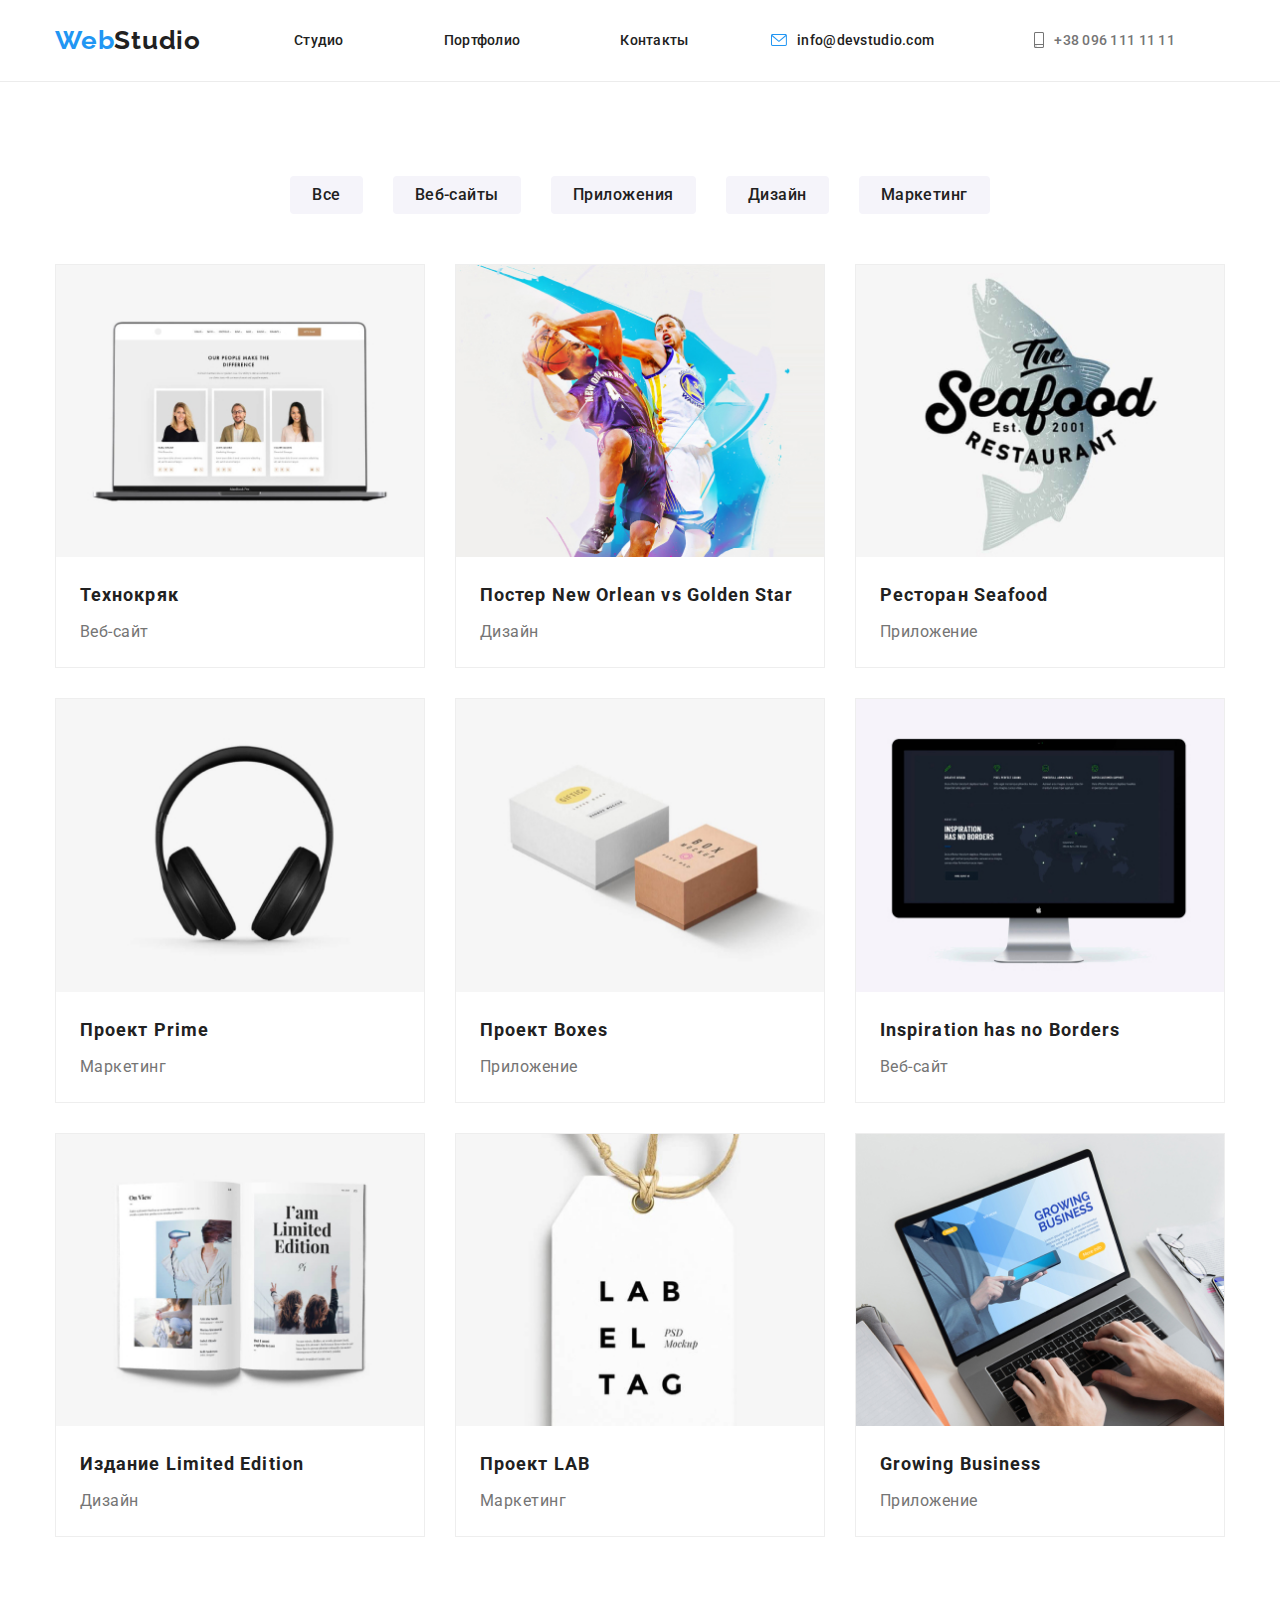
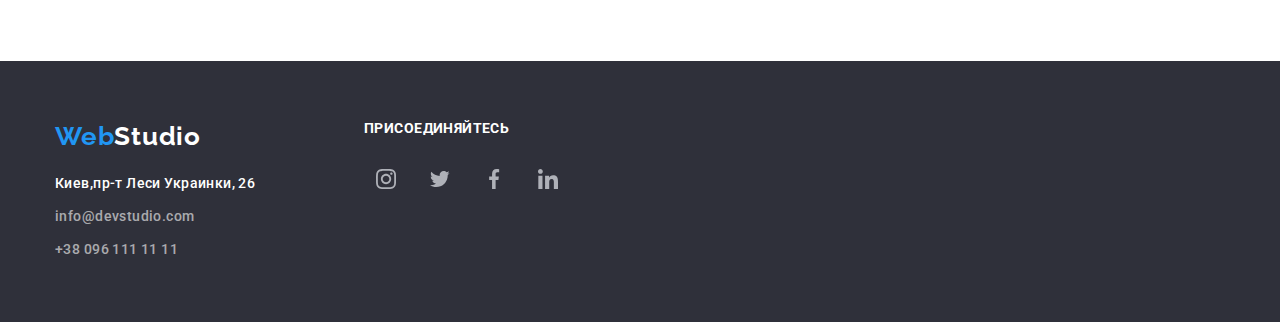
<file: portfolio.html>
<!DOCTYPE html>
<html lang="en">

<head>
    <meta charset="UTF-8">
    <meta http-equiv="X-UA-Compatible" content="IE=edge">
    <meta name="viewport" content="width=device-width, initial-scale=1.0">
    <title>Document</title>
    <link rel="stylesheet" href="https://cdnjs.cloudflare.com/ajax/libs/modern-normalize/1.1.0/modern-normalize.min.css



    ">
    <link
    rel="stylesheet"
    href="https://cdnjs.cloudflare.com/ajax/libs/animate.css/4.1.1/animate.min.css"
  />
    <link href="https://unpkg.com/aos@2.3.1/dist/aos.css" rel="stylesheet">
    <link
        href="https://fonts.googleapis.com/css2?family=Raleway:wght@700&family=Roboto:wght@400;500;700;900&display=swap"
        rel="stylesheet" />
    <link rel="stylesheet" href="./css/style.css" />
   
</head>

<body>
    <header class="page-header">
        <div class="container">
            <nav class="main-nav">
                <a href="./index.html" class="logo">
                    Web<span class="logo-span">Studio</span>
                </a>
                <div class="link-wrapper">
                    <ul class="site-nav list">
                        <li class="item"><a href="./index.html" class="link">Студио</a></li>
                        <li class="item"><a href="./portfolio.html" class="link">Портфолио</a></li>
                        <li class="item"><a href="#" class="link">Контакты</a></li>
                    </ul>

                    <ul class="auth-nav list">
                        <li class="item"><a href="mailto:info@devstudio.com"
                                class="contact-mail link">
                                <svg class="mail-icon">
                                    <use href="./icon/symbol-defs.svg#icon-mail-icon"></use>
                                  </svg>
                                info@devstudio.com</a></li>
                        <li class="item"><a href="tel:+380961111111" class="contact-phone link">
                            <svg class="phone-icon">
                                <use href="./icon/symbol-defs.svg#icon-smartphone-icon"></use>
                              </svg>
                            +38 096 111 11 11</a>
                        </li>
                    </ul>
                </div>
            </nav>
        </div>
    </header>

    <main>
        <section class="section">
            <div class="container">
                <div class="site-button">
                    <button type="button" class="secondary-button current">Все</button>
                    <button type="button" class="secondary-button">Веб-сайты</button>
                    <button type="button" class="secondary-button">Приложения</button>
                    <button type="button" class="secondary-button">Дизайн</button>
                    <button type="button" class="secondary-button">Маркетинг</button>
                </div>
                <div class="icon-container">
                    <div class="icon-element"> 
                      <div class="img-wrap">
                        <img src="images/img -portfolio1.jpg" alt="Команда" width="370" height="294" />
                        <p class="top-text">Ресурс предлагает комплексные предложения с разным уровнем функционала и сервисов. Все это позволит посетителю получить исчерпывающие сведения о компании или частном лице.</p>
                      </div>
                        <h3 class="work-element">Технокряк</h3>
                        <a class="prh">Веб-сайт</a>
                    </div>
                
                    <div class="icon-element">
                      <div class="img-wrap">
                      <p class="top-text">Ресурс предлагает комплексные предложения с разным уровнем функционала и сервисов. Все это позволит посетителю получить исчерпывающие сведения о компании или частном лице.</p>
                        <img src="images/img -portfolio2.jpg" alt="Супер звезда" width="370" height="294" />
          
                     </div>
                        <h3 class="work-element">Постер New Orlean vs Golden Star</h3>
                        <a class="prh">Дизайн</a>
                        
                    </div>
                  
                    <div class="icon-element">
                      <div class="img-wrap">
                        <img src="images/img -portfolio3.jpg" alt="Ресторан" width="370" height="294" />
                        <p class="top-text">Ресурс предлагает комплексные предложения с разным уровнем функционала и сервисов. Все это позволит посетителю получить исчерпывающие сведения о компании или частном лице.</p>
                      </div>
                        <h3 class="work-element">Ресторан Seafood</h3>
                        <a class="prh">Приложение</a>
                    </div>
                    <div class="icon-element">
                      <div class="img-wrap">
                        <img src="images/img -portfolio4.jpg" alt="Основной" width="370" height="294" /> 
                        <p class="top-text">Ресурс предлагает комплексные предложения с разным уровнем функционала и сервисов. Все это позволит посетителю получить исчерпывающие сведения о компании или частном лице.</p>
                      </div>
                        <h3 class="work-element">Проект Prime</h3>
                        <a class="prh">Маркетинг</a>
                    </div>
                    <div class="icon-element">
                      <div class="img-wrap">
                        <img src="images/img -portfolio5.jpg" alt="Бокс" width="370" height="294" />
                        <p class="top-text">Ресурс предлагает комплексные предложения с разным уровнем функционала и сервисов. Все это позволит посетителю получить исчерпывающие сведения о компании или частном лице.</p>

                      </div>
                        <h3 class="work-element">Проект Boxes</h3>
                        <a class="prh">Приложение</a>
                    </div>
                    <div class="icon-element">
                      <div class="img-wrap">
                        <img src="images/img -portfolio6.jpg" alt="Границы" width="370" height="294" />
                        <p class="top-text">Ресурс предлагает комплексные предложения с разным уровнем функционала и сервисов. Все это позволит посетителю получить исчерпывающие сведения о компании или частном лице.</p>

                      </div>
                        <h3 class="work-element">Inspiration has no Borders</h3>
                        <a class="prh">Веб-сайт</a>
                    </div>
                    <div class="icon-element">
                      <div class="img-wrap">
                        <img src="images/img -portfolio7.jpg" alt="Новости" width="370" height="294" />
                        <p class="top-text">Ресурс предлагает комплексные предложения с разным уровнем функционала и сервисов. Все это позволит посетителю получить исчерпывающие сведения о компании или частном лице.</p>
                </div>
                        <h3 class="work-element">Издание Limited Edition</h3>
                        <a class="prh">Дизайн</a>
                    </div>
                    <div class="icon-element">
                      <div class="img-wrap">
                        <img src="images/img -portfolio8.jpg" alt="Проэкты" width="370" height="294" />
                        <p class="top-text">Ресурс предлагает комплексные предложения с разным уровнем функционала и сервисов. Все это позволит посетителю получить исчерпывающие сведения о компании или частном лице.</p>
                      </div>

                        <h3 class="work-element">Проект LAB</h3>
                        <a class="prh">Маркетинг</a>
                    </div>
                    <div class="icon-element">
                      <div class="img-wrap">
                        <img src="images/img -portfolio9.jpg" alt="Бизнес" width="370" height="294" /> 
                        <p class="top-text">Ресурс предлагает комплексные предложения с разным уровнем функционала и сервисов. Все это позволит посетителю получить исчерпывающие сведения о компании или частном лице.</p>
                      </div>
                        <h3 class="work-element">Growing Business</h3>
                        <a class="prh">Приложение</a>
                    </div>
                </div>
            </div>
        </section>

    </main>

    <footer class="footer ">
        <div class="container">
          <div class="col">
            <a href="./index.htm" class="logo">
              Web<span class="logo-width">Studio</span>
            </a>
            <address class="footer-address">
              <ul class="contact-list">
                <li><a href="https://goo.gl/maps/7Vbzh5xhxDYujUuBA" target="_blank" rel="noreferrer noopenen"
                    class="addres-footer link">Киев,пр-т Леси Украинки, 26</a></li>
                <li><a href="mailto:info@devstudio.com" class="mail-footer link">info@devstudio.com</a></li>
                <li><a href="tel:+380961111111" class="phone-footer link">+38 096 111 11 11</a></li>
              </ul>
          </div>
         <div class="col">
           <h2>Присоединяйтесь</h2>   
           <div class="social-wrap">
            <span class="social-icon">
              <svg>
                <use href="./icon/symbol-defs.svg#icon-instagram-icon"></use>
              </svg>
            </span>
            <span class="social-icon">
              <svg>
                <use href="./icon/symbol-defs.svg#icon-title-icon"></use>
              </svg>
            </span>
            <span class="social-icon">
              <svg>
                <use href="./icon/symbol-defs.svg#icon-facebook-icon"></use>
              </svg>
            </span>
            <span class="social-icon">
              <svg>
                <use href="./icon/symbol-defs.svg#icon-linkedin-icon"></use>
              </svg>
            </span>
          </div>
         </div>
        </div>
      </footer>
     
     
      
</body>

</html>
</file>
<file: css/style.css>
:root {
  --primary-text-color: #757575;
  --title-text-color: #212121;
  --accent-color: #2196f3;
  --white-color: #ffffff;
  --footer-color: #2f303a;
  --footer-contacts-color: rgba(255, 255, 255, 0.6);
  --secondary-button: #f5f4fa;
}

body {
  font-family: 'Roboto', serif;
  color: var(--title-text-color);
  background-color: var(--white-color);
  font-size: 14px;
  letter-spacing: 0.03;
  margin: 0;
}

h1,
h2,
h3,
h4,
h5,
h6,
p {
  margin: 0;
}

a {
  text-decoration: none;
}

button {
  cursor: pointer;
}

img {
  display: block;
  max-width: 100%;
  height: auto;
}

address {
  font-size: normal;
  font-style: normal;
}

h3 {
  font-style: normal;
  font-weight: 700;
  font-size: 14px;
  line-height: 16px;
  letter-spacing: 0.03em;
  text-transform: uppercase;
  color: var(--title-text-color);
}

h2 {
  font-style: normal;
  font-weight: 700;
  font-size: 36px;
  line-height: 42px;
  text-align: center;
  letter-spacing: 0.03em;

  color: var(--title-text-color);
}
.footer h2 {
  font-weight: 700;
  font-size: 14px;
  line-height: 1.14;
  letter-spacing: 0.03em;
  text-transform: uppercase;
  text-align: left;
  color: #ffffff;
  margin-bottom: 20px;
}

.container {
  margin: 0 auto;
  /*width: 100%;*/
  width: 1200px;
  padding: 0 15px;
}
.section {
  padding: 94px 0;
}

.flex {
  display: flex;
  flex-direction: column;
  align-items: center;
  justify-content: center;
  height: 100%;
}

.list,
li {
  list-style: none;
  padding-left: 0;
  margin: 0;
}

.item {
  margin-right: 50px;
}

.item link {
  margin-right: 0;
}
.list {
  display: flex;
}

.link {
  color: var(--title-text-color);
  font-style: normal;
  font-weight: 500;
  font-size: 14px;
  line-height: 16px;
  letter-spacing: 0.02em;
  display: flex;
  align-items: center;
}

.link-wrapper {
  display: flex;
  align-items: center;
  justify-content: space-between;
  flex-grow: 2;
  transform: color 300ms linear;
}

.link:hover {
  color: var(--accent-color);
}

.main-nav {
  display: flex;
  align-items: center;
  justify-content: flex-start;
  padding: 25px 0 25px 0;
}

.nav-item {
  display: flex;
  align-items: center;
}

.logo {
  color: var(--accent-color);
  font-family: 'Raleway';
  font-weight: 700;
  font-size: 26px;
  line-height: 1.19;
  letter-spacing: 0.03em;
  margin-right: 93px;
}

.logo-span {
  color: var(--title-text-color);
}

.logo-width {
  color: var(--white-color);
}

.mail-link {
  color: var(--primary-text-color);
}

.contact-phone {
  color: var(--primary-text-color);
}

.phone-link {
  color: var(--primary-text-color);
}

. .site-nav {
  display: flex;
}

.auth-nav .list {
  justify-content: flex-end;
}
.site-nav .list {
  display: flex;
  align-items: center;

  color: var(--accent-color);
  font-weight: 500;
  font-size: 14px;
  line-height: 1.14;
  letter-spacing: 0.02em;
  text-decoration: none;
}

.list .link {
  margin: 0 25px;
}

.list .item:first-child .link {
  margin-left: 0;
}

.list .item:last-child .link {
  margin-right: 0;
}

/*auth-nav*/

.auth-nav {
  margin-left: auto;
}

/*  hero  */

.container-img {
  width: 100%;
  height: 600px;
  background-image: url(../images/icon-img.jpg);
  background-repeat: no-repeat;
  background-position: center;
  background-size: cover;
  padding: 0;
}

.hero {
  padding: 200px 0;
  background-color: var(--footer-color);
}

.primary-button {
  display: block;
  margin-top: 30px;
  margin: 30px auto 0 auto;
  font-family: inherit;
  color: var(--white-color);
  background-color: var(--accent-color);
  font-weight: 700;
  font-size: 16px;
  line-height: 1.87;
  border: 0;
  border-radius: 4px;
  padding: 10px 32px;
  letter-spacing: 0.06em;
  text-transform: uppercase;
  transform: background-color 300ms linear, color 300ms linear;
}

.hero-title {
  color: var(--white-color);
  font-style: normal;
  font-weight: 900;
  font-size: 44px;
  line-height: 1.36;
  text-align: center;
  letter-spacing: 0.06em;
  text-transform: uppercase;
}

.text-container {
  display: flex;
  justify-content: space-between;
  padding: 94px 0;
}

.paragraf-element {
  color: #757575;
  font-style: normal;
  font-weight: 400;
  font-size: 14px;
  line-height: 1.71;
  width: 270px;
  margin: 10px 0 0 0;
}

.work-container {
  display: flex;
  justify-content: space-between;
  margin: 50px 0 0 0;
  padding-bottom: 94px;
}

.team-section {
  background: var(--secondary-button);
}

.team-section .work-container {
  padding: 0;
}

.team-title {
  font-weight: 700;
  font-size: 14px;
  font-size: 1.14;
  line-height: 19px;
  padding-top: 30px;
  padding-bottom: 10px;

  line-height: 16px;
  letter-spacing: 0.03em;
  text-transform: uppercase;

  color: var(--title-text-color);

  text-align: center;
  letter-spacing: 0.03em;
}

.container.nav {
  display: flex;
  align-items: center;
}
.paragraph {
  font-style: normal;
  font-weight: 400;
  font-size: 16px;
  line-height: 19px;
  padding-bottom: 30px;

  text-align: center;
  letter-spacing: 0.03em;

  color: var(--primary-text-color);
}

.team-item {
  background: var(--white-color);
  box-shadow: 0px 1px 3px rgba(0, 0, 0, 0.12), 0px 1px 1px rgba(0, 0, 0, 0.14),
    0px 2px 1px rgba(0, 0, 0, 0.2);
  border-radius: 0px 0px 4px 4px;
}

.site-button {
  display: flex;
  gap: 30px;
  justify-content: center;
  color: var(--title-text-color);
  font-size: 16px;
  line-height: 1.87;
}

.secondary-button {
  background: var(--secondary-button);
  border-radius: 4px;
  font-family: inherit;
  font-style: normal;
  font-weight: 500;
  font-size: 16px;
  line-height: 26px;
  text-align: center;
  letter-spacing: 0.03em;
  color: var(--title-text-color);
  padding: 6px 22px;
  border: 0;
}

.secondary-button:hover,
.current:focus {
  background-color: var(--accent-color);
  color: var(--secondary-button);
}

.icon-container {
  display: flex;
  justify-content: space-between;
  flex-wrap: wrap;
  margin: 50px 0 0 0;
}

.top-text {
  position: absolute;
  left: -1px;
  color: var(--secondary-button);
  background: rgba(33, 150, 243, 0.9);
  height: 0;
  display: block;
  bottom: 0;
  font-weight: 400;
  font-size: 18px;
  line-height: 1.5;
  letter-spacing: 0.03em;
  color: #ffffff;
  width: 371px;
}

.icon-element:hover .top-text {
  transition-timing-function: cubic-bezier(0.4, 0, 0.2, 1);
  transition: 250ms;
  height: 294px;
  padding: 63px 24px;
}

.icon-element:hover {
  box-shadow: 0px 1px 1px rgba(0, 0, 0, 0.12), 0px 4px 4px rgba(0, 0, 0, 0.06),
    1px 4px 6px rgba(0, 0, 0, 0.16);
  transition: 250ms;
}

.img-wrap {
  position: relative;
  overflow: hidden;
}

.icon-element {
  width: 370px;
  border: 1px solid #eeeeee;
  padding-top: 0px;
  padding-bottom: 20px;
  box-sizing: border-box;
  margin: 0 0 30px 0;

  position: relative;
}

.prh {
  margin-left: 24px;
  margin-right: 24px;
  font-style: normal;
  font-weight: 400;
  font-size: 16px;
  line-height: 30px;
  letter-spacing: 0.03em;
  color: var(--primary-text-color);
}

.work-element {
  margin-top: 20px;
  margin-bottom: 4px;
  margin-left: 24px;
  margin-right: 24px;
  font-style: normal;
  font-weight: 700;
  font-size: 18px;
  line-height: 36px;
  text-transform: none;
  letter-spacing: 0.06em;
  color: var(--title-text-color);
}

.addres-white .mail-white .phone-white {
  color: var(--title-text-color);
  font-weight: 400;
  font-size: 14px;
  line-height: 1.71;
}

.page-header {
  border-bottom: 1px solid #ececec;
}

.feacher-list {
  display: flex;
  flex-wrap: wrap;
}

.feacher-list .item {
  width: 300px;
}

.list {
  padding: 0;
  /*margin: 0;*/
  list-style: none;
}

.section-title {
  color: var(--background-color);
  font-weight: 700;
  font-size: 36px;
  line-height: 1.16;
}

.btn-container {
  display: flex;
  justify-content: center;
  text-transform: uppercase;
  border: 1px solid var(--accent-color);
}

.text-element {
  display: block;
  flex-wrap: wrap;
  letter-spacing: 0.03em;
}
.benefits {
  display: flex;
  justify-content: space-between;
  font-weight: 400;
  font-size: 14px;
  line-height: 1.71;
}
.test-container {
  width: 1600px;
  padding-left: 30px;
  padding-right: 30px;
  margin-left: auto;
  margin-right: auto;

  font-family: 'Roboto';
  font-style: normal;
  font-weight: 400;
  font-size: 14px;
  line-height: 1.71;
  letter-spacing: 0.03em;
  color: var(--primary-text-color);
  letter-spacing: 0.03em;
}

.flex-container {
  display: flex;
  flex-wrap: wrap;
}

.flex-element {
  width: 270px;
  margin-right: 30px;
}

.work {
  color: var(--background-color);
  font-style: normal;
  font-weight: 700;
  font-size: 36px;
  line-height: 1.16;
}

.team {
  color: var(--background-color);
  font-weight: 700;
  font-size: 36px;
  line-height: 1.16;
}

.two-container {
  display: flex;
  flex-wrap: wrap;
}

.two-element {
  width: 370px;
  margin-right: 30px;
}

.team-title {
  color: var(--background-color);
  font-style: normal;
  font-weight: 500;
  font-size: 16px;
  line-height: 1.18;
}

.doing-container {
  width: 1230px;
  padding-left: 15px;
  padding-right: 15px;
  margin-left: auto;
  margin-right: auto;
}

.footer {
  background-color: var(--footer-color);
  padding: 60px 0 60px 0;
}

.footer .contact-list {
  margin: 0;
  padding: 0;
  padding-top: 20px;
}
.contact-list:hover {
  color: var(--white-color);
}
.contact-list:focus {
  color: var(--white-color);
}
.logo-link {
  color: var(--title-text-color);
  font-family: 'Raleway';
  font-style: normal;
  font-weight: 700;
  font-size: 26px;
  line-height: 1.19;
  letter-spacing: 0.03em;
}

.addres-footer {
  color: var(--white-color);
  margin-top: 9px 0;
  font-size: 14px;
  line-height: 1.71;
  letter-spacing: 0.03em;
  font-style: normal;
}

.mail-footer {
  color: var(--footer-contacts-color);
  margin-top: 9px 0;
  font-size: 14px;
  line-height: 1.71;
  letter-spacing: 0.03em;
  margin: 9px 0;
  font-style: normal;
}

.phone-footer {
  color: var(--footer-contacts-color);
  margin-top: 9px 0;
  font-size: 14px;
  line-height: 1.71;
  letter-spacing: 0.03em;
  font-style: normal;
}

.footer ul a:hover,
.footer ul a:focus {
  color: var(--accent-color);
}

.site-nav li a:hover,
.site-nav li a:focus {
  color: var(--accent-color);
}

.auth-nav li a:hover,
.auth-nav li a:focus {
  color: var(--accent-color);
}
.secondary-button:hover,
.secondary-button:focus {
  color: #f5f4fa;
  background-color: #2196f3;
}
. .footer-address {
  margin-top: 15px 0;
}

.mail-icon {
  width: 16px;
  height: 12px;
  margin: 0 10px 0 0;
}
.phone-icon {
  width: 10px;
  height: 16px;
  margin: 0 10px 0 0;
}

.icon-plate {
  width: 65px;
  height: 70px;
}

.svg-bg {
  background: #f5f4fa;
  border-radius: 4px;
  width: 270px;
  height: 120px;
  display: flex;
  align-items: center;
  justify-content: center;
  margin-bottom: 30px;
  border-color: var(--accent-color);
}

.social-icon {
  border-radius: 50%;
  width: 44px;
  height: 44px;
  justify-content: center;
  display: flex;
  align-items: center;
}
.social-icon:hover {
  background-color: var(--accent-color);
}

.social-icon:hover svg {
}

.social-icon svg {
  width: 20px;
  height: 20px;
}
.social-wrap {
  display: flex;
  align-items: center;
  justify-content: center;
  margin-bottom: 30px;
  gap: 10px;
}

.company-card {
  width: 170px;
  height: 92px;
  border: 1px solid #afb1b8;
  border-radius: 4px;
  display: flex;
  justify-content: center;
  align-items: center;
}

.icon-client {
  width: 106px;
  height: 60px;
}

.flex-container {
  justify-content: space-between;
  margin-top: 50px;
}

.col {
  color: #ffffff;
  font-size: 14px;
  line-height: 1.14;
}

.footer .container {
  display: flex;
  gap: 70px;
}

.section.icon-svg :hover {
  background-color: #2196f3;
}

.backdrop {
  position: fixed;

  background-color: var(--secondary-button);
  transition: opacity 300ms linear, visibility 300ms linear;
  width: 528px;
  height: 581px;
  left: calc(50% - 269px);
  top: calc(50% - 290px);
  background: #ffffff;
  box-shadow: 0px 1px 3px rgba(0, 0, 0, 0.12), 0px 1px 1px rgba(92, 51, 51, 0.14),
    0px 2px 1px rgba(0, 0, 0, 0.2);
  border-radius: 4px;
}

.backdrop .is-hidden .modal {
  transform: translate(-50% -50%) scale(0);
}

.modal {
  width: 528px;
  height: 581px;
  background-color: var(--white-color);
  border-radius: 5px;
  padding: 40px;
  display: flex;
  flex-direction: column;
  justify-content: flex-start;
}

.modal-open-btn {
  position: absolute;
  right: 8px;
  top: 10px;
  width: 30px;
  height: 30px;
  border: 1px solid;
  border-radius: 50%;
  background-color: transparent;
  display: flex;
  background-image: url(../images/close-svg.svg);
  background-repeat: no-repeat;
  background-position: center;
  background-size: 18px 18px;
}

.is-hidden {
  opacity: 0;
  visibility: hidden;
  pointer-events: none;
}

.no-scroll {
  overflow: hidden;
}
.modal-control {
  display: flex;
  justify-content: center;
  align-items: center;
}

.modal-title {
  font-size: 20px;
  font-weight: 700;
  line-height: 1.15;
  margin-bottom: 12px;
  text-align: center;
  letter-spacing: 0.03em;
  color: #212121;
}
.modal-input {
  width: 100%;
  height: 50px;
  background-color: transparent;
  margin-bottom: 10px;
  padding-left: 45px;
  position: relative;
  border: 1px solid rgba(33, 33, 33, 0.2);
  border-radius: 4px;
  outline: transparent;
}

.modal-input:focus,
.modal-input:hover {
  border-color: var(--accent-color);
}

.modal-input:focus + .input-icon {
  fill: var(--accent-color);
}
.modal-input:focus + .input-icon .modal-input:focus + :focus .modal-input ::placeholder {
  font-weight: 400;
  font-size: 12px;
  line-height: 1.16;
  letter-spacing: 0.01em;
  color: #757575b0;
}

.coment-input {
  width: 100%;
  height: 120px;
  left: 576px;
  border: 1px solid rgba(33, 33, 33, 0.2);
  border-radius: 4px;
}
.modal-text-area {
  width: 100%;
  height: 120px;
  padding: 12px 16px;
}
.modal-terms {
  font-weight: 400;
  font-size: 14px;
  line-height: 1.71;
  letter-spacing: 0.03em;
  color: #757575;
  margin-top: 20px;
}

.modal-btn {
  display: flex;
  align-items: center;
  text-align: center;
  color: #ffffff;
  background-color: var(--accent-color);
  font-weight: 700;
  font-size: 16px;
  line-height: 1.87;
  background: #2196f3;
  border-radius: 4px;
  padding: 10px 55px;
  margin: 20px auto 0 auto;
  border: none;
  letter-spacing: 0.06em;
  outline: transparent;
}
.modal-btn:focus + .modal-open-btn {
  fill: var(--accent-color);
}

.input-icon {
  position: absolute;
  left: 14px;
  top: 32px;
  width: 18px;
  height: 18px;
}

.modal-field {
  position: relative;
  display: flex;
  flex-direction: column;
  outline: transparent;
}

.modal-label {
  padding-bottom: 4px;
  font-weight: 400;
  font-size: 12px;
  line-height: 14px;
  letter-spacing: 0.01em;
  color: #757575;
}

.modal-chekbox {
  display: flex;
  flex-direction: row-reverse;
  align-items: center;
  justify-content: flex-end;
  margin-top: 20px;
  padding: 0 10px;
}

.modal-chekbox .modal-terms {
  margin-top: 0;
  margin-left: 9px;
}

.check-text {
  font-weight: 400;
  font-size: 14px;
  line-height: 1.71;
  letter-spacing: 0.03em;
  color: #757575;
}

.check-text {
  color: var(--accent-color);
  text-decoration: underline;
}

.online-input {
  width: 358px;
  height: 50px;
  border: none;
  border: 1px solid rgba(255, 255, 255, 0.3);
  filter: drop-shadow(0px 4px 4px rgba(0, 0, 0, 0.15));
  border-radius: 4px;
}

.online-btn {
  position: absolute;
  width: 200px;
  height: 50px;
  background-image: url(../images/icon\ send-svg.svg);
  background: #2196f3;
  box-shadow: 0px 4px 4px rgba(0, 0, 0, 0.15);
  border-radius: 4px;
  margin-bottom: 94px;
  margin-right: 215px;
}
</file>
